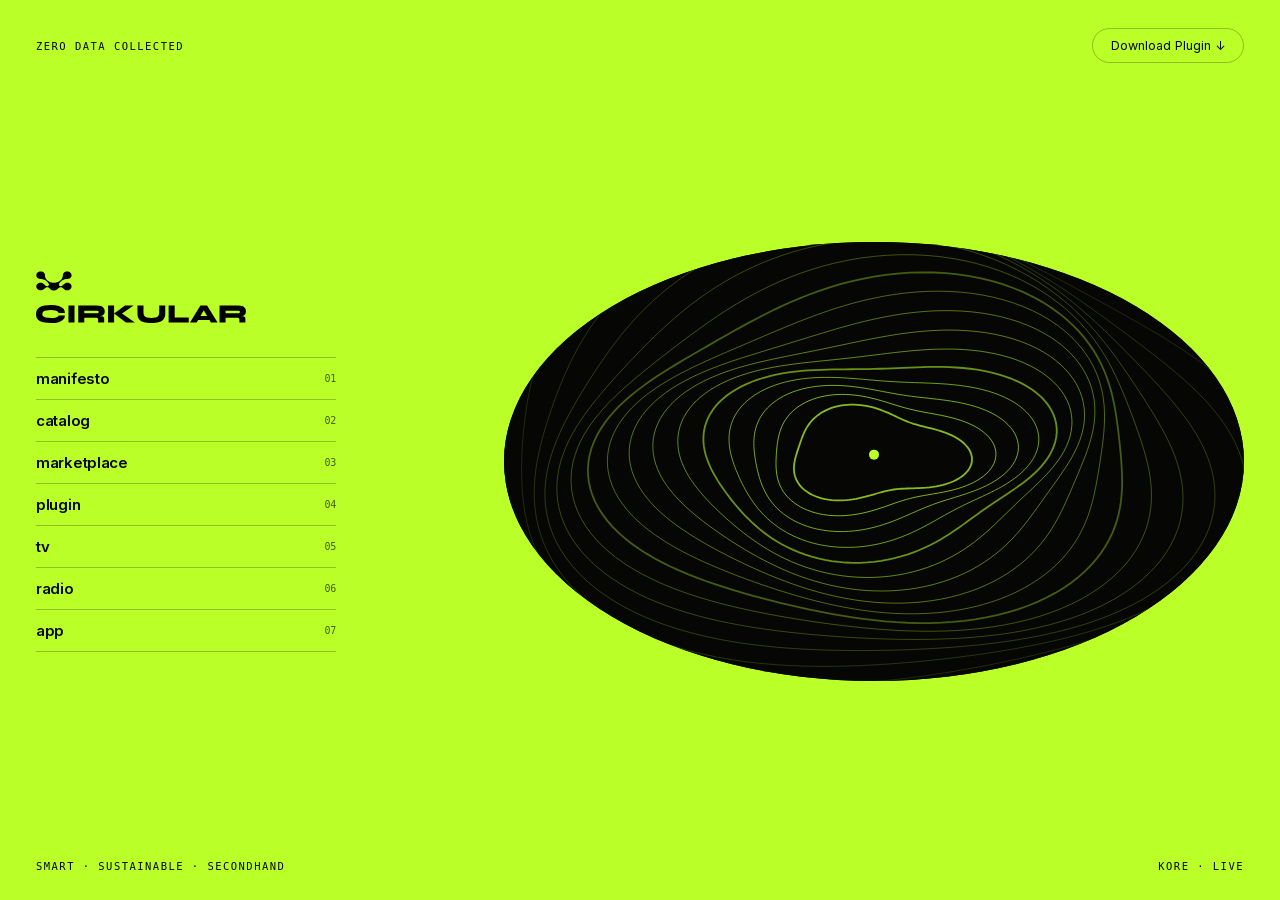
<file: index.html>
<!doctype html>
<html lang="en">
<head>
  <meta charset="utf-8">
  <meta name="viewport" content="width=device-width, initial-scale=1">
  <title>CIRKULAR — Smart · Sustainable · Secondhand</title>
  <link rel="preload" href="./assets/inter.woff2" as="font" type="font/woff2" crossorigin>
  <link rel="preload" href="./media/mark.svg" as="image">
  <link rel="preload" href="./media/wordmark.svg" as="image">
  <link rel="stylesheet" href="./transitions.css">
  <script>
    const vt = sessionStorage.getItem("ck-vt");
    if (vt) {
      document.documentElement.dataset.vt = vt;
      sessionStorage.removeItem("ck-vt");
    }
  </script>
  <style>
    @font-face {
      font-family: "Cirkular Inter";
      src: url("./assets/inter.woff2") format("woff2");
      font-weight: 100 900;
      font-display: block;
    }
    * { box-sizing: border-box; }
    html, body {
      margin: 0;
      width: 100%;
      height: 100%;
      min-height: 100dvh;
      background: #bbff29;
      color: #060705;
      font: 15px/1.4 "Cirkular Inter", -apple-system, BlinkMacSystemFont, sans-serif;
      -webkit-font-smoothing: antialiased;
    }
    body {
      display: grid;
      grid-template-rows: auto 1fr auto;
      padding: 28px 36px;
    }
    .top, .bot {
      display: flex;
      justify-content: space-between;
      align-items: center;
    }
    .meta {
      font: 10.5px ui-monospace, SFMono-Regular, Menlo, monospace;
      letter-spacing: .14em;
      text-transform: uppercase;
    }
    :root { --home-rule: 1px solid rgba(6, 7, 5, .25); }
    .pill {
      background: transparent;
      color: #060705;
      border: var(--home-rule);
      padding: 9px 18px;
      border-radius: 99px;
      font: 400 12.5px "Cirkular Inter", sans-serif;
      text-decoration: none;
      white-space: nowrap;
      transition: background .18s ease, color .18s ease, transform .15s ease;
    }
    .pill:hover {
      background: #060705;
      color: #bbff29;
      transform: translateY(1px);
    }
    .mid {
      display: grid;
      grid-template-columns: 300px 1fr;
      align-items: center;
      gap: 48px;
    }
    .lockup img.mark {
      display: block;
      width: 36px;
      margin-bottom: 14px;
    }
    .lockup img.wm {
      display: block;
      width: 210px;
      margin-bottom: 34px;
    }
    nav {
      display: flex;
      flex-direction: column;
    }
    nav a {
      display: flex;
      justify-content: space-between;
      align-items: center;
      padding: 11px 0;
      border-top: var(--home-rule);
      color: #060705;
      text-decoration: none;
      font: 600 15px "Cirkular Inter", sans-serif;
      letter-spacing: -.02em;
      transition: padding-left .15s ease;
    }
    nav > a:last-child { border-bottom: var(--home-rule); }
    nav a:hover { padding-left: 6px; }
    nav a span.n {
      font: 10px ui-monospace, SFMono-Regular, Menlo, monospace;
      opacity: .65;
    }
    .radio-entry { position: relative; }
    .radio-entry-frame {
      position: absolute;
      inset: 0;
      width: 100%;
      height: 100%;
      border: 0;
    }
    .radio-open .radio-entry-frame {
      position: fixed;
      inset: 0;
      height: 100dvh;
      z-index: 100;
    }
    .radio-open :is(.top, .bot, .oval, .lockup > img, nav > a, .radio-entry > a) {
      visibility: hidden;
    }
    .oval {
      width: 100%;
      max-width: 740px;
      aspect-ratio: 16 / 9.5;
      border-radius: 50%;
      justify-self: end;
      overflow: hidden;
      background: #060705;
    }
    .oval canvas {
      width: 100%;
      height: 100%;
      display: block;
    }
    .footer-mobile-zero { display: none; }
    @media (max-width: 820px) {
      body { padding: 20px; gap: 24px; grid-template-rows: 1fr auto; }
      .top, .pill-arrow, .footer-desktop-tagline { display: none; }
      .footer-mobile-zero { display: inline; }
      .mid { grid-template-columns: 1fr; gap: 28px; }
      .oval { justify-self: center; }
    }
  </style>
</head>
<body>
  <header class="top">
    <span class="meta">Zero data collected</span>
    <a class="pill" href="./cirkular-extension.zip" download>Download Plugin<span class="pill-arrow" aria-hidden="true"> ↓</span></a>
  </header>

  <main class="mid">
    <div class="lockup">
      <img class="mark" src="./media/mark.svg" alt="">
      <img class="wm" src="./media/wordmark.svg" alt="CIRKULAR">
      <nav aria-label="CIRKULAR">
        <a href="./world#manifesto"><span>manifesto</span><span class="n">01</span></a>
        <a href="./world#catalog-intro"><span>catalog</span><span class="n">02</span></a>
        <a href="./marketplace/"><span>marketplace</span><span class="n">03</span></a>
        <a href="./cirkular-plugin/"><span>plugin</span><span class="n">04</span></a>
        <a href="./tv/"><span>tv</span><span class="n">05</span></a>
        <div class="radio-entry">
          <a href="./radio/" id="home-radio"><span>radio</span><span class="n">06</span></a>
        </div>
        <a href="./app/"><span>app</span><span class="n">07</span></a>
      </nav>
    </div>
    <div class="oval">
      <canvas id="halftone" aria-label="Animated dotted halftone circular field"></canvas>
    </div>
  </main>

  <footer class="bot">
    <span class="meta"><span class="footer-desktop-tagline">Smart · Sustainable · Secondhand</span><span class="footer-mobile-zero">Zero data collected</span></span>
    <span class="meta" id="rotating-live">KORE · Live</span>
  </footer>

  <script>
    (() => {
      if (!matchMedia("(pointer: coarse)").matches) return;
      const link = document.getElementById("home-radio");
      const frame = document.createElement("iframe");
      frame.className = "radio-entry-frame";
      frame.title = "CIRKULAR.radio";
      frame.allow = "autoplay";
      frame.hidden = true;
      frame.src = "/radio/?home-player=1";
      const homepageTitle = document.title;
      const setOpen = open => {
        document.documentElement.classList.toggle("radio-open", open);
        document.title = open ? "CIRKULAR.radio" : homepageTitle;
        frame.contentWindow?.cirkularShowHomePlayer?.(open);
      };

      window.cirkularOpenHomeRadio = () => {
        if (!history.state?.homeRadio) history.pushState({homeRadio: true}, "", link.href);
        setOpen(true);
      };
      window.cirkularCloseHomeRadio = () => history.back();
      window.addEventListener("popstate", () => setOpen(Boolean(history.state?.homeRadio)));

      frame.addEventListener("load", () => {
        frame.hidden = !frame.contentWindow?.cirkularShowHomePlayer;
      });
      link.addEventListener("click", event => {
        if (frame.hidden || event.metaKey || event.ctrlKey || event.shiftKey || event.altKey) return;
        event.preventDefault();
        window.cirkularOpenHomeRadio();
      });
      link.after(frame);
    })();
  </script>

  <script>
    (() => {
      const el = document.getElementById("rotating-live");
      if (!el) return;
      const labels = ["KORE · Live", "RADIO · Live", "TV · Live", "ARCHIVE · Live", "LOCAL · Zero Tracking"];
      const prev = parseInt(localStorage.getItem("ck_visit_label_idx") || "-1", 10);
      const next = (Number.isFinite(prev) ? prev + 1 : 0) % labels.length;
      localStorage.setItem("ck_visit_label_idx", String(next));
      el.textContent = labels[next];
    })();
  </script>

  <script>
    (() => {
      const canvas = document.getElementById("halftone");
      const ctx = canvas.getContext("2d");
      const reduce = matchMedia("(prefers-reduced-motion: reduce)");
      let w = 0, h = 0, dpr = Math.min(devicePixelRatio || 1, 2);
      let mx = 0.5, my = 0.45, tx = 0.5, ty = 0.45;
      const impulses = [];
      let lastImpulse = 0;

      function addImpulse(nx, ny, strength = 1) {
        impulses.push({ x: nx, y: ny, radius: 0, amp: 18 * strength, speed: 0.018 });
        if (impulses.length > 8) impulses.shift();
      }

      function resize() {
        const rect = canvas.getBoundingClientRect();
        w = rect.width;
        h = rect.height;
        canvas.width = Math.round(w * dpr);
        canvas.height = Math.round(h * dpr);
        ctx.setTransform(dpr, 0, 0, dpr, 0, 0);
      }

      window.addEventListener("resize", resize);
      window.addEventListener("pointermove", (e) => {
        const rect = canvas.getBoundingClientRect();
        const nx = (e.clientX - rect.left) / (rect.width || 1);
        const ny = (e.clientY - rect.top) / (rect.height || 1);
        tx = Math.max(0.15, Math.min(0.85, nx));
        ty = Math.max(0.15, Math.min(0.85, ny));
        const now = performance.now();
        if (nx >= 0 && nx <= 1 && ny >= 0 && ny <= 1 && now - lastImpulse > 180) {
          lastImpulse = now;
          addImpulse(nx, ny, 0.75);
        }
      });
      canvas.addEventListener("pointerleave", () => {
        addImpulse(mx, my, 1.15);
        tx = 0.5;
        ty = 0.45;
      });
      canvas.addEventListener("pointerdown", (e) => {
        const rect = canvas.getBoundingClientRect();
        addImpulse((e.clientX - rect.left) / rect.width, (e.clientY - rect.top) / rect.height, 1.35);
      });

      resize();

      function draw(now) {
        const t = reduce.matches ? 2.4 : now * 0.00042;
        mx += (tx - mx) * 0.05;
        my += (ty - my) * 0.05;

        for (let k = impulses.length - 1; k >= 0; k--) {
          impulses[k].radius += impulses[k].speed;
          impulses[k].amp *= 0.974;
          if (impulses[k].amp < 0.25) impulses.splice(k, 1);
        }

        ctx.fillStyle = "#060705";
        ctx.fillRect(0, 0, w, h);

        const cx = w * (0.34 + mx * 0.32);
        const cy = h * (0.34 + my * 0.32);

        const rings = 15;
        for (let i = 1; i <= rings; i++) {
          const p = i / rings;
          const baseRx = w * (0.08 + p * 0.44);
          const baseRy = h * (0.08 + p * 0.44);
          ctx.beginPath();
          const segs = 160;
          for (let s = 0; s <= segs; s++) {
            const a = (s / segs) * Math.PI * 2;
            let wobble =
              Math.sin(a * 3 + t * 1.4 + i * 0.45) * (10 + p * 16) +
              Math.cos(a * 2 - t * 0.9 + i * 0.3) * (6 + p * 10);

            const px = cx + Math.cos(a) * baseRx;
            const py = cy + Math.sin(a) * baseRy;
            const pnx = px / (w || 1);
            const pny = py / (h || 1);

            for (let k = 0; k < impulses.length; k++) {
              const imp = impulses[k];
              const dist = Math.hypot(pnx - imp.x, pny - imp.y);
              const wave = Math.exp(-Math.pow((dist - imp.radius) * 4.8, 2));
              wobble += Math.sin((dist - imp.radius) * 8.5) * imp.amp * wave;
            }

            const x = cx + Math.cos(a) * (baseRx + wobble);
            const y = cy + Math.sin(a) * (baseRy + wobble * 0.72);
            if (s === 0) ctx.moveTo(x, y);
            else ctx.lineTo(x, y);
          }
          ctx.closePath();
          const alpha = 0.14 + (1 - p) * 0.62;
          ctx.strokeStyle = `rgba(187, 255, 41, ${alpha.toFixed(3)})`;
          ctx.lineWidth = i === 1 || i === 5 || i === 10 ? 1.8 : 1;
          ctx.stroke();
        }

        ctx.beginPath();
        ctx.arc(cx, cy, 5, 0, Math.PI * 2);
        ctx.fillStyle = "#bbff29";
        ctx.fill();

        if (!reduce.matches) requestAnimationFrame(draw);
      }

      requestAnimationFrame(draw);
    })();
  </script>
</body>
</html>
</file>
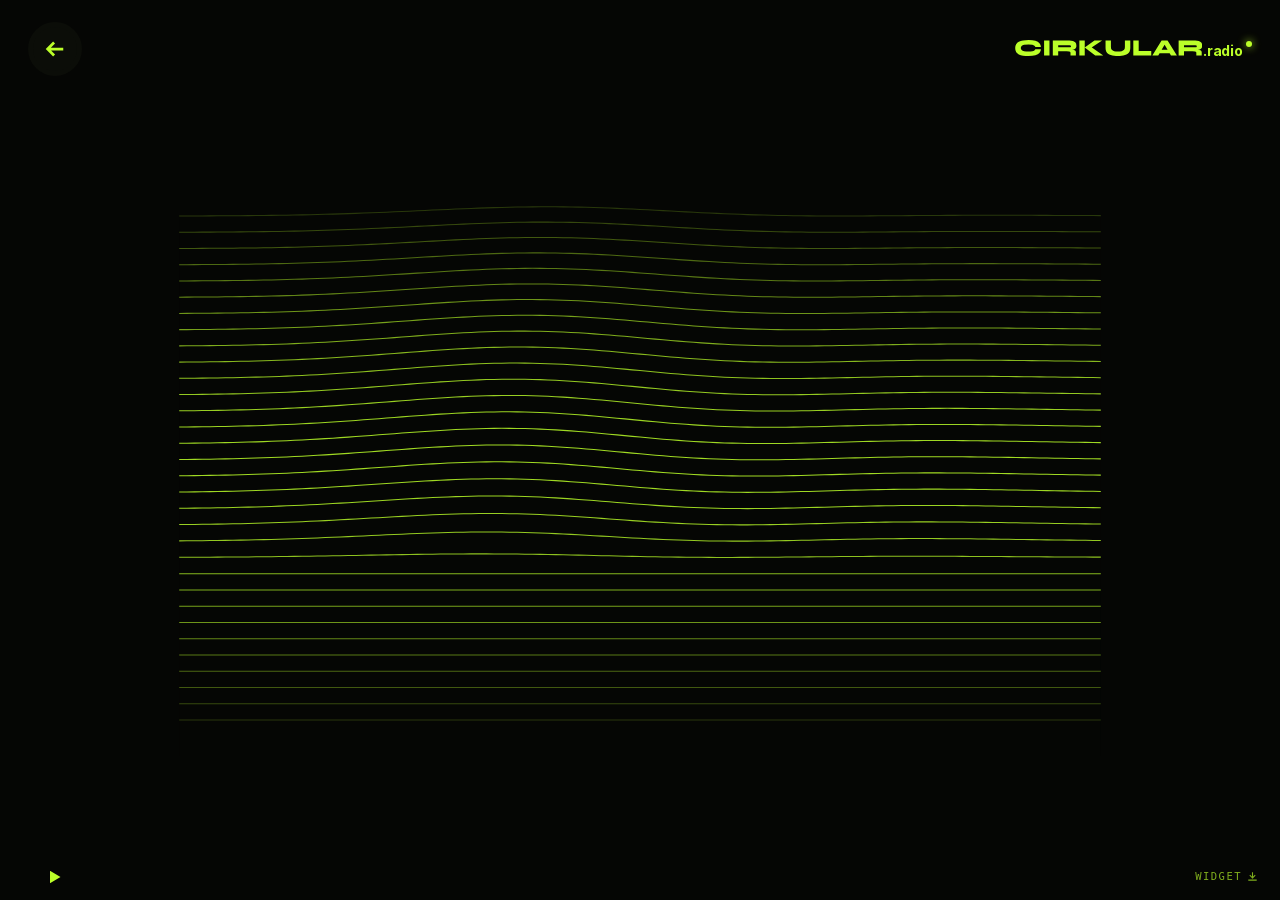
<file: radio/index.html>
<!doctype html>
<html lang="en">
<head>
  <meta charset="utf-8">
  <meta name="viewport" content="width=device-width, initial-scale=1, viewport-fit=cover">
  <meta name="theme-color" content="#050604">
  <title>CIRKULAR.radio</title>
  <link rel="preload" href="../assets/inter.woff2" as="font" type="font/woff2" crossorigin>
  <link rel="stylesheet" href="../cirkular-back-arrow.css">
  <link rel="stylesheet" href="../transitions.css">
  <style>
    @font-face {
      font-family: "Cirkular Inter";
      src: url("../assets/inter.woff2") format("woff2");
      font-weight: 100 900;
      font-display: block;
    }

    :root {
      --bg: #050604;
      --lime: #bbff29;
    }

    * { box-sizing: border-box; }

    html, body {
      margin: 0;
      width: 100%;
      height: 100%;
      min-height: 100dvh;
      background: var(--bg);
      color: var(--lime);
      -webkit-font-smoothing: antialiased;
      overflow: hidden;
      user-select: none;
    }

    :root { --radio-page-gutter: 28px; }

    .home-player:not(.home-player-open),
    .home-player:not(.home-player-open) body { background: transparent; }
    .home-player:not(.home-player-open) body > :not(#home-radio-entry) { visibility: hidden; }
    #home-radio-entry { display: none; }
    .home-player:not(.home-player-open) #home-radio-entry {
      display: block;
      position: fixed;
      inset: 0;
      width: 100%;
      border: 0;
      background: transparent;
    }

    .top-bar {
      position: fixed;
      top: 0;
      left: 0;
      right: 0;
      display: flex;
      align-items: center;
      justify-content: space-between;
      padding: 22px var(--radio-page-gutter);
      z-index: 20;
      pointer-events: none;
    }

    .top-bar a { pointer-events: auto; }
    .radio-embedded .top-bar {
      justify-content: flex-end !important;
      height: 46px;
      padding: 0 22px;
      background: var(--bg);
      border-bottom: 1px solid rgba(187, 255, 41, .28);
    }
    .radio-embedded .back-arrow,
    .radio-embedded .radio-get-app { display: none !important; }
    .radio-get-app {
      position: fixed;
      right: 22px;
      bottom: 18px;
      z-index: 20;
      font: 500 10.5px/1 ui-monospace, SFMono-Regular, Menlo, monospace;
      letter-spacing: .14em;
      text-transform: uppercase;
      color: rgba(187, 255, 41, .68);
      text-decoration: none;
      transition: color .15s ease;
    }
    .radio-get-app:hover { color: #bbff29; }

    .brand-lockup {
      display: inline-flex;
      align-items: baseline;
      gap: 1px;
      text-decoration: none;
      color: var(--lime);
    }

    .brand-lockup .wordmark-mask {
      display: block;
      height: 16px;
      aspect-ratio: 1283 / 110;
      background: var(--lime);
      -webkit-mask: url("../media/wordmark.svg") left center / contain no-repeat;
      mask: url("../media/wordmark.svg") left center / contain no-repeat;
    }

    .radio-dot-wrap {
      position: relative;
      display: inline-flex;
      align-items: baseline;
    }

    .brand-lockup .radio-dot {
      font: 700 14px/1 "Cirkular Inter", sans-serif;
      letter-spacing: -0.01em;
      text-transform: lowercase;
      color: var(--lime);
    }

    /* Superscript blinking live dot ("to the power of" radio) */
    .live-dot {
      display: inline-block;
      width: 6px;
      height: 6px;
      border-radius: 50%;
      background: var(--lime);
      box-shadow: 0 0 8px var(--lime);
      margin-left: 3px;
      transform: translateY(-9px);
      animation: blink 1.4s ease-in-out infinite;
    }

    @keyframes blink {
      0%, 100% { opacity: 1; }
      50% { opacity: 0.15; }
    }

    #waves {
      position: fixed;
      inset: 0;
      width: 100%;
      height: 100%;
      display: block;
      cursor: pointer;
    }

    .app-embedded #waves,
    .mac-widget #waves {
      cursor: default;
      touch-action: none;
    }

    .radio-playback {
      position: fixed;
      z-index: 1;
      bottom: max(18px, env(safe-area-inset-bottom));
      left: 50%;
      transform: translateX(-50%);
      width: 44px;
      height: 44px;
      display: none;
      place-items: center;
      border: 0;
      padding: 0;
      background: transparent;
      color: var(--lime);
      cursor: pointer;
    }

    .app-embedded .radio-playback,
    .mac-widget .radio-playback,
    .portfolio-embedded .radio-playback { display: grid; }

    html:not(.radio-embedded, .mac-widget) .radio-playback {
      display: grid;
      left: max(calc(var(--radio-page-gutter) + 5px), env(safe-area-inset-left));
      bottom: max(1px, env(safe-area-inset-bottom));
      transform: none;
    }

    .radio-playback::before {
      content: "";
      width: 11px;
      height: 13px;
      background: currentColor;
      clip-path: polygon(0 0, 100% 50%, 0 100%);
      filter: drop-shadow(0 0 2px #050604);
    }

    .radio-playback[data-playing]::before {
      width: 10px;
      clip-path: none;
      background: linear-gradient(to right, currentColor 0 3px, transparent 3px 7px, currentColor 7px);
    }

    @media (max-width: 640px) {
      :root { --radio-page-gutter: 16px; }
      .top-bar { padding: 14px var(--radio-page-gutter); }
    }
    html.app-embedded .top-bar,
    html.mac-widget .top-bar,
    html.portfolio-embedded .top-bar { justify-content: center !important; }
  </style>
  <script>
    (() => {
      const embed = new URLSearchParams(location.search);
      let embedded = embed.has("embed");
      if (embed.get("embed") === "app") document.documentElement.classList.add("app-embedded");
      if (window.webkit?.messageHandlers?.haptic) document.documentElement.classList.add("mac-widget");
      try {
        if (window.self !== window.top) {
          const homePlayer = embed.get("home-player") === "1"
            && typeof window.parent.cirkularOpenHomeRadio === "function";
          if (homePlayer) document.documentElement.classList.add("home-player");
          else embedded = true;
        }
      } catch { embedded = true; }
      if (embedded) document.documentElement.classList.add("radio-embedded");
      if (window.self !== window.top && document.referrer &&
          new URL(document.referrer).origin === "https://prnce.pages.dev") {
        document.documentElement.classList.add("portfolio-embedded");
      }
    })();
  </script>
  <link rel="stylesheet" href="/assets/portfolio-cursor.css">
</head>
<body>
  <button id="home-radio-entry" type="button" aria-label="Open CIRKULAR.radio"></button>
  <header class="top-bar">
    <a class="back-arrow" href="../" aria-label="Back to Cirkular home">
      <svg width="22" height="22" viewBox="0 0 24 24" fill="none" aria-hidden="true"><path d="M21 12H4M11 5L4 12l7 7" stroke="currentColor" stroke-width="3" stroke-linejoin="miter"/></svg>
    </a>
    <a class="brand-lockup" href="../" aria-label="CIRKULAR Radio">
      <span class="wordmark-mask" role="img" aria-label="CIRKULAR"></span>
      <span class="radio-dot-wrap">
        <span class="radio-dot">.radio</span>
        <span class="live-dot" aria-hidden="true"></span>
      </span>
    </a>
  </header>

  <script>
    if (document.documentElement.classList.contains("radio-embedded")) {
      document.querySelector(".brand-lockup").removeAttribute("href");
    }
  </script>

  <canvas id="waves" aria-label="CIRKULAR live acoustic architecture"></canvas>
  <button class="radio-playback" id="radio-playback" type="button" aria-label="Play radio"></button>
  <a class="radio-get-app" id="btn-radio-app" href="../cirkular-mac.zip" download style="display:inline-flex;align-items:center;gap:5px;"><span id="btn-radio-app-label">WIDGET</span><svg width="11" height="11" viewBox="0 0 24 24" fill="none" stroke="currentColor" stroke-width="2.4" stroke-linecap="square" aria-hidden="true"><path d="M12 4v11m0 0l-5-5m5 5l5-5M4 20h16"/></svg></a>

  <script>
    (() => {
      let isPlaying = false;
      let pendingStart = null;
      const stations = ["drone", "dub", "punk", "jazz"];
      let station = null;
      let lastStation = null;
      try { lastStation = localStorage.getItem("ck_radio_station"); } catch {}
      let audioEl = null;
      let ctx = null;
      let analyser = null;
      let freqData;
      let timeData;
      let binHz;
      const LINES = 32;
      const BINS = 64;
      const history = Array.from({ length: LINES }, () => new Float32Array(BINS));
      const accents = new Float32Array(LINES);
      let bass = 0, mids = 0, highs = 0;
      let avgBass = 0, avgVolume = 0;
      let beatPulse = 0;
      let phase = 0;
      let lastSlice = 0;
      let output = null;
      const appEmbedded = document.documentElement.classList.contains("app-embedded");
      const portfolioEmbedded = document.documentElement.classList.contains("portfolio-embedded");
      const compact = appEmbedded || document.documentElement.classList.contains("mac-widget");
      const playback = document.getElementById("radio-playback");
      let muted = appEmbedded || portfolioEmbedded;
      let portfolioMuteRequested = false;
      const embedded = document.documentElement.classList.contains("radio-embedded");

      function updateOutput() {
        if (output) output.gain.value = !isPlaying || (embedded && muted) ? 0 : 1;
      }

      const mobileAppAudio = appEmbedded && matchMedia("(pointer: coarse)").matches;
      let pausedByUser = false;
      if (mobileAppAudio) {
        window.cirkularSetActive = (active, retune) => {
          muted = !active;
          if (active && retune) {
            tuneNextVisit();
            return;
          }
          updateOutput();
          if (!active || pausedByUser) return;
          if (ctx?.state === "suspended") ctx.resume().catch(() => {});
          if (!isPlaying && !pendingStart) startStream();
        };
      } else if (appEmbedded) {
        window.cirkularRetune = tuneNextVisit;
        let visible = false;
        const syncVisibility = () => {
          muted = !visible || document.hidden;
          updateOutput();
        };
        const observer = new IntersectionObserver(([entry]) => {
          visible = entry.intersectionRatio >= 0.5;
          syncVisibility();
        }, { threshold: 0.5 });
        observer.observe(document.documentElement);
        document.addEventListener("visibilitychange", syncVisibility);
      } else if (embedded) {
        const forceMute = () => {
          if (!muted) {
            muted = true;
            updateOutput();
            try { window.parent.postMessage({ type: "cirkular-radio-muted", muted: true }, "*"); } catch {}
          }
        };

        window.addEventListener("message", event => {
          if (event.source !== window.parent || event.origin !== "https://prnce.pages.dev") return;
          if (event.data?.type !== "cirkular-radio-mute" || typeof event.data.muted !== "boolean") return;
          if (portfolioEmbedded) {
            portfolioMuteRequested = event.data.muted;
            if (!isPlaying && !pendingStart) return;
          }
          muted = event.data.muted;
          updateOutput();
        });

        // Auto-mute when scrolled out of view and stay muted until user re-engages unmute
        if ("IntersectionObserver" in window) {
          const io = new IntersectionObserver(([entry]) => {
            if (!entry.isIntersecting) forceMute();
          }, { threshold: 0.05 });
          io.observe(document.documentElement);
        }
        document.addEventListener("visibilitychange", () => {
          if (document.hidden) forceMute();
        });
      }

      function createCavernImpulse(audioCtx, duration = 4.2, decay = 2.8) {
        const rate = audioCtx.sampleRate;
        const length = Math.floor(rate * duration);
        const impulse = audioCtx.createBuffer(2, length, rate);
        for (let ch = 0; ch < 2; ch++) {
          const data = impulse.getChannelData(ch);
          let lp = 0;
          for (let i = 0; i < length; i++) {
            const t = i / length;
            const env = Math.pow(1 - t, decay) * (1 - Math.exp(-i / (rate * 0.025)));
            lp = lp * 0.72 + (Math.random() * 2 - 1) * 0.28;
            data[i] = lp * env;
          }
        }
        return impulse;
      }

      function setupMediaSession() {
        if (!navigator.mediaSession || !window.MediaMetadata) return;
        navigator.mediaSession.metadata = new MediaMetadata({
          title: "CIRKULAR.radio",
          artwork: [{ src: new URL("/app/icon-512.png", location.origin).href, sizes: "512x512", type: "image/png" }]
        });
        navigator.mediaSession.setActionHandler("play", () => {
          pausedByUser = false;
          startStream();
        });
        navigator.mediaSession.setActionHandler("pause", pauseStream);
      }

      function initAudio() {
        if (ctx) return;
        const AudioCtx = window.AudioContext || window.webkitAudioContext;
        ctx = new AudioCtx();
        audioEl = new Audio();
        audioEl.crossOrigin = "anonymous";
        audioEl.preload = "none";
        for (const event of ["ended", "error"]) {
          audioEl.addEventListener(event, () => {
            if (isPlaying && (audioEl.ended || audioEl.error)) setPlaying(false);
          });
        }

        const src = ctx.createMediaElementSource(audioEl);
        const filter = ctx.createBiquadFilter();
        filter.type = "lowpass";
        filter.frequency.value = 9500;

        // 68ms pre-delay + air-absorption lowpass + heavy wet mix = massive, gargantuan hall/cavern
        const preDelay = ctx.createDelay(0.5);
        preDelay.delayTime.value = 0.068;

        const wetFilter = ctx.createBiquadFilter();
        wetFilter.type = "lowpass";
        wetFilter.frequency.value = 2800;

        const conv = ctx.createConvolver();
        conv.buffer = createCavernImpulse(ctx, 6.2, 2.2);

        const dry = ctx.createGain();
        const wet = ctx.createGain();
        dry.gain.value = 0.28;
        wet.gain.value = 0.92;

        analyser = ctx.createAnalyser();
        analyser.fftSize = 2048;
        analyser.smoothingTimeConstant = 0.55;
        binHz = ctx.sampleRate / analyser.fftSize;
        freqData = new Uint8Array(analyser.frequencyBinCount);
        timeData = new Float32Array(analyser.fftSize);

        src.connect(analyser);
        analyser.connect(filter);
        filter.connect(dry);
        filter.connect(preDelay);
        preDelay.connect(conv);
        conv.connect(wetFilter);
        wetFilter.connect(wet);
        output = ctx.createGain();
        updateOutput();
        dry.connect(output);
        wet.connect(output);
        output.connect(ctx.destination);
        setupMediaSession();
      }

      function syncPlaybackButton() {
        const wantsPlayback = isPlaying || pendingStart !== null;
        playback.toggleAttribute("data-playing", wantsPlayback);
        playback.setAttribute("aria-label", wantsPlayback ? "Pause radio" : "Play radio");
      }

      function setPlaying(playing) {
        isPlaying = playing;
        if (navigator.mediaSession) navigator.mediaSession.playbackState = playing ? "playing" : "paused";
        syncPlaybackButton();
        updateOutput();
      }

      function selectStation() {
        // Read again in case another player on this origin just tuned in.
        try { lastStation = localStorage.getItem("ck_radio_station") || lastStation; } catch {}
        const previous = stations.indexOf(lastStation);
        const next = previous < 0 ? Math.floor(Math.random() * stations.length) : (previous + 1) % stations.length;
        lastStation = stations[next];
        try { localStorage.setItem("ck_radio_station", lastStation); } catch {}
        return lastStation;
      }

      function tuneNextVisit() {
        pauseStream();
        pausedByUser = false;
        station = null;
        startStream();
      }

      async function startStream() {
        if (pendingStart || isPlaying) return;
        const attempt = {};
        pendingStart = attempt;
        syncPlaybackButton();
        try {
          initAudio();
          if (!station || !audioEl.hasAttribute("src") || audioEl.error || audioEl.ended) {
            station ||= selectStation();
            audioEl.src = `/api/radio?ch=${station}&t=${Date.now()}`;
          }
          const resume = ctx.state === "running" ? undefined : ctx.resume();
          await Promise.all([audioEl.play(), resume]);
          if (pendingStart === attempt) setPlaying(true);
        } catch {
          if (pendingStart === attempt) {
            audioEl?.pause();
            setPlaying(false);
          }
        } finally {
          if (pendingStart === attempt) {
            pendingStart = null;
            syncPlaybackButton();
          }
        }
      }

      function togglePlay() {
        if (!isPlaying && !pendingStart) {
          pausedByUser = false;
          if (portfolioEmbedded) muted = portfolioMuteRequested;
          startStream();
          return;
        }
        pauseStream();
      }

      function pauseStream() {
        pausedByUser = true;
        pendingStart = null;
        setPlaying(false);
        audioEl?.pause();
      }

      const canvas = document.getElementById("waves");
      const c = canvas.getContext("2d");
      const dpr = Math.min(window.devicePixelRatio || 1, 2);
      if (!compact && embedded) canvas.addEventListener("click", togglePlay);
      playback.addEventListener("click", togglePlay);
      window.addEventListener("keydown", (e) => {
        if (e.code === "Space" && e.target !== playback) { e.preventDefault(); togglePlay(); }
      });

      const homePlayer = document.documentElement.classList.contains("home-player");
      if (homePlayer) {
        window.cirkularShowHomePlayer = open => {
          document.documentElement.classList.toggle("home-player-open", open);
          if (open) {
            pausedByUser = false;
            startStream();
          } else {
            pauseStream();
            station = null;
          }
        };
        document.getElementById("home-radio-entry").addEventListener("click", () => {
          // Start inside the trusted tap handler in the same document as the audio.
          pausedByUser = false;
          startStream();
          window.parent.cirkularOpenHomeRadio();
        });
        for (const link of document.querySelectorAll(".back-arrow, .brand-lockup")) {
          link.addEventListener("click", event => {
            if (event.metaKey || event.ctrlKey || event.shiftKey || event.altKey) return;
            event.preventDefault();
            window.parent.cirkularCloseHomeRadio();
          });
        }
        document.getElementById("btn-radio-app").target = "_top";
      } else if (mobileAppAudio) initAudio();
      else if (!portfolioEmbedded) startStream();
      if (!homePlayer && !appEmbedded && !portfolioEmbedded) {
        window.addEventListener("pageshow", event => {
          if (event.persisted) tuneNextVisit();
        });
      }
      if (/iPhone|iPad|iPod|Android/i.test(navigator.userAgent)) {
        const a = document.getElementById("btn-radio-app");
        const lbl = document.getElementById("btn-radio-app-label");
        if (a) { a.href = "../app/"; a.removeAttribute("download"); }
        if (lbl) lbl.textContent = "GET APP";
      }

      let w = 0, h = 0;
      let mx = 0.5, my = 0.5, tx = 0.5, ty = 0.5;
      let pointerActive = false;
      let warpStrength = 0;

      function resize() {
        w = window.innerWidth;
        h = window.innerHeight;
        canvas.width = Math.round(w * dpr);
        canvas.height = Math.round(h * dpr);
        c.setTransform(dpr, 0, 0, dpr, 0, 0);
      }

      window.addEventListener("resize", resize);
      function trackPointer(event) {
        tx = event.clientX / (w || 1);
        ty = event.clientY / (h || 1);
        pointerActive = true;
      }

      canvas.addEventListener("pointermove", event => {
        if (event.isPrimary) trackPointer(event);
      });
      canvas.addEventListener("pointerdown", event => {
        if (!event.isPrimary) return;
        trackPointer(event);
        mx = tx;
        my = ty;
        warpStrength = Math.max(warpStrength, 0.7);
      });
      canvas.addEventListener("pointerleave", () => { pointerActive = false; });
      canvas.addEventListener("pointercancel", () => { pointerActive = false; });
      canvas.addEventListener("pointerup", event => {
        if (event.isPrimary && event.pointerType !== "mouse") pointerActive = false;
      });
      resize();

      function bandEnergy(low, high) {
        const first = Math.ceil(low / binHz);
        const end = Math.min(freqData.length, Math.ceil(high / binHz));
        let sum = 0;
        for (let i = first; i < end; i++) sum += (freqData[i] / 255) ** 2;
        return Math.sqrt(sum / Math.max(1, end - first));
      }

      function writeWaveSlice(now) {
        const t = now * 0.00075;
        const dt = Math.min(0.1, (now - lastSlice) / 1000);
        const prev = history[0];
        const slice = history.pop();
        const cap = value => Math.max(0, Math.min(1, value));
        let volume = 0;
        let low = 0, mid = 0, high = 0;

        if (analyser && isPlaying) {
          analyser.getByteFrequencyData(freqData);
          analyser.getFloatTimeDomainData(timeData);
          for (const sample of timeData) volume += sample * sample;
          volume = Math.sqrt(volume / timeData.length);
          low = bandEnergy(35, 180);
          mid = bandEnergy(180, 1400);
          high = bandEnergy(1400, 6000);
        }

        const live = volume > 0.002;
        avgVolume += (volume - avgVolume) * (1 - Math.exp(-dt / 1.4));
        bass += (low - bass) * (1 - Math.exp(-dt / (low > bass ? 0.075 : 0.26)));
        mids += (mid - mids) * (1 - Math.exp(-dt / 0.15));
        highs += (high - highs) * (1 - Math.exp(-dt / 0.12));
        avgBass += (bass - avgBass) * (1 - Math.exp(-dt / 0.8));

        const attack = live ? cap((bass - avgBass - 0.025) * 5) : 0;
        beatPulse = Math.max(attack, beatPulse * Math.exp(-dt / 0.29));
        const dynamics = live ? cap(volume / Math.max(avgVolume * 1.65, 0.06)) : 0;
        phase += dt * (0.8 + mids * 1.8 + beatPulse * 1.25);

        const blend = 1 - Math.exp(-dt / 0.12);
        for (let b = 0; b < BINS; b++) {
          const u = b / (BINS - 1);
          const idle = compact
            ? 0.12 * Math.sin(u * 8 - t * 2.7) + 0.06 * Math.sin(u * 15 + t * 1.9)
            : (Math.sin(u * 8 - t * 1.2) * 0.5 + 0.5) * 0.20;
          const swell = (0.35 + 0.65 * Math.sin(u * 7.4 - phase) ** 2)
            * (bass * 0.56 + beatPulse * 0.38);
          const ripple = Math.sin(u * 16 + phase * 1.45) * mids * 0.28;
          const detail = Math.sin(u * 30 - phase * 2.1) * highs * 0.12;
          const target = idle + dynamics * (swell + ripple + detail);
          slice[b] = prev[b] + (target - prev[b]) * blend;
        }
        history.unshift(slice);
        accents.copyWithin(1, 0, LINES - 1);
        accents[0] = beatPulse * dynamics;
        lastSlice = now;
      }

      function draw(now) {
        mx += (tx - mx) * 0.1;
        my += (ty - my) * 0.1;
        warpStrength += ((pointerActive ? 1 : 0) - warpStrength) * 0.08;

        if (now - lastSlice >= 40) writeWaveSlice(now);

        c.fillStyle = "#050604";
        c.fillRect(0, 0, w, h);

        const lines = LINES;
        const padX = w * 0.14;
        const spanW = w - padX * 2;
        const topY = h * 0.24;
        const botY = h * 0.80;
        const stepY = (botY - topY) / (lines - 1);
        const waveHeight = compact
          ? Math.min(w * 0.28, h * 0.20, 106)
          : Math.min(w * 0.20, h * 0.12, 106);
        const segs = 120;
        const mxPx = mx * w;
        const myPx = my * h;
        const warpRadius = Math.min(w, h) * 0.16;

        function computePoint(i, rowNorm, baseY, s) {
          const u = s / segs;
          let x = padX + u * spanW;

          // Center envelope keeps the iconic pulsar silhouette while letting real audio define the peaks
          const centerDist = (u - (0.46 + mx * 0.08)) / 0.28;
          const env = Math.exp(-centerDist * centerDist);

          const row = history[i];
          const bf = u * (BINS - 1);
          const b0 = Math.floor(bf);
          const b1 = Math.min(BINS - 1, b0 + 1);
          const frac = bf - b0;
          const liveVal = row[b0] * (1 - frac) + row[b1] * frac;

          const rowWeight = 0.55 + Math.sin(rowNorm * Math.PI) * 0.65;
          let y = baseY - env * liveVal * rowWeight * waveHeight;

          // Tactile warp field: lines smoothly bend and part around cursor / touch
          if (warpStrength > 0.005) {
            const dx = x - mxPx;
            const dy = y - myPx;
            const dist = Math.hypot(dx, dy);
            const falloff = Math.exp(-(dist * dist) / (warpRadius * warpRadius));
            const pushY = (dy >= 0 ? 1 : -1) * falloff * 52 * warpStrength;
            const pushX = (dx / (dist + 24)) * falloff * 18 * warpStrength;
            x += pushX;
            y += pushY;
          }

          return [x, y];
        }

        for (let i = 0; i < lines; i++) {
          const rowNorm = i / (lines - 1);
          const baseY = topY + i * stepY;
          const depth = Math.sin(rowNorm * Math.PI);
          const depthAlpha = 0.20 + depth * (0.65 + accents[i] * 0.15);

          const pts = new Array(segs + 1);
          for (let s = 0; s <= segs; s++) {
            pts[s] = computePoint(i, rowNorm, baseY, s);
          }

          c.beginPath();
          for (let s = 0; s <= segs; s++) {
            if (s === 0) c.moveTo(pts[s][0], pts[s][1]);
            else c.lineTo(pts[s][0], pts[s][1]);
          }
          c.lineTo(padX + spanW, baseY + 36);
          c.lineTo(padX, baseY + 36);
          c.closePath();
          c.fillStyle = "#050604";
          c.fill();

          c.beginPath();
          for (let s = 0; s <= segs; s++) {
            if (s === 0) c.moveTo(pts[s][0], pts[s][1]);
            else c.lineTo(pts[s][0], pts[s][1]);
          }
          c.strokeStyle = `rgba(187, 255, 41, ${depthAlpha})`;
          c.lineWidth = 1.05 + accents[i] * 0.45;
          c.stroke();
        }

        requestAnimationFrame(draw);
      }

      requestAnimationFrame(draw);
    })();
  </script>
</body>
</html>
</file>
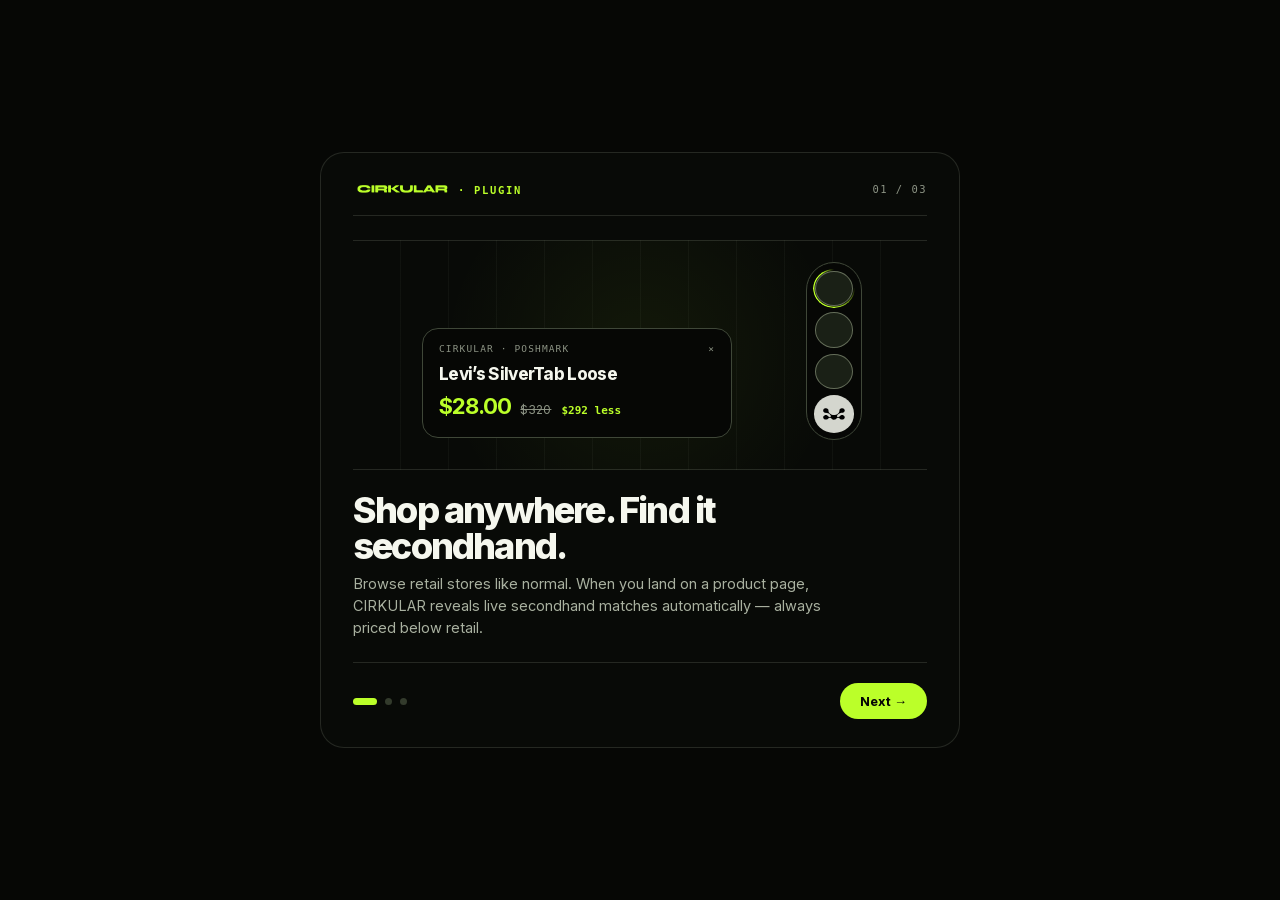
<file: onboarding.html>
<!doctype html>
<html lang="en">
<head>
  <meta charset="utf-8">
  <meta name="viewport" content="width=device-width, initial-scale=1">
  <title>CIRKULAR PLUGIN</title>
  <style>
    @font-face {
      font-family: "Cirkular Inter";
      src: url("./assets/inter.woff2") format("woff2");
      font-weight: 100 900;
      font-display: swap;
    }

    :root {
      --lime: #bbff29;
      --stone: #d4d6ce;
      --black: #060705;
      --ink: #f5f7ee;
      --muted: #8c9384;
      --rule: #747b6d44;
    }

    * { box-sizing: border-box; }

    html, body {
      margin: 0;
      width: 100%;
      height: 100%;
      min-height: 100vh;
      background: var(--black);
      color: var(--ink);
      font: 15px/1.45 "Cirkular Inter", -apple-system, BlinkMacSystemFont, sans-serif;
      -webkit-font-smoothing: antialiased;
    }

    body {
      display: grid;
      place-items: center;
      padding: 24px;
    }

    .frame {
      width: min(640px, 100%);
      border: 1px solid var(--rule);
      border-radius: 24px;
      padding: 28px 32px;
      background: #080a07;
      display: flex;
      flex-direction: column;
      gap: 24px;
    }

    .header {
      display: flex;
      align-items: center;
      justify-content: space-between;
      padding-bottom: 18px;
      border-bottom: 1px solid var(--rule);
    }

    .brand {
      display: flex;
      align-items: center;
      gap: 9px;
    }

    .wordmark-mask {
      display: block;
      width: 96px;
      height: 16px;
      background: var(--lime);
      -webkit-mask: url("./assets/wordmark.png") left center / contain no-repeat;
      mask: url("./assets/wordmark.png") left center / contain no-repeat;
    }

    .brand-sub {
      font: 700 10.5px ui-monospace, SFMono-Regular, Menlo, monospace;
      letter-spacing: .16em;
      text-transform: uppercase;
      color: var(--lime);
      transform: translateY(1px);
    }

    .step-counter {
      font: 10.5px ui-monospace, SFMono-Regular, Menlo, monospace;
      letter-spacing: .14em;
      text-transform: uppercase;
      color: var(--muted);
    }

    .slide {
      display: none;
      flex-direction: column;
      gap: 22px;
      min-height: 390px;
      animation: fadeUp .28s ease-out both;
    }

    .slide.active { display: flex; }

    @keyframes fadeUp {
      from { opacity: 0; transform: translateY(6px); }
      to { opacity: 1; transform: translateY(0); }
    }

    /* Visualizer stage — architectural hairline canvas, no boxy slop */
    .viz {
      height: 230px;
      border-top: 1px solid var(--rule);
      border-bottom: 1px solid var(--rule);
      position: relative;
      display: grid;
      place-items: center;
      overflow: hidden;
      background:
        radial-gradient(circle at 50% 50%, rgba(187, 255, 41, .06), transparent 64%),
        repeating-linear-gradient(90deg, transparent 0 47px, rgba(116, 123, 109, .08) 47px 48px);
    }

    h1 {
      margin: 0;
      font-size: clamp(28px, 4.2vw, 36px);
      font-weight: 800;
      letter-spacing: -.05em;
      line-height: 1.02;
    }

    .lead {
      margin: 8px 0 0;
      font-size: 14.5px;
      line-height: 1.5;
      color: #a9b1a0;
      max-width: 52ch;
    }

    /* === VIZ 1: Live Animated CIRKULAR Rail Sequence === */
    .viz-rail-scene {
      width: 100%;
      max-width: 460px;
      height: 186px;
      position: relative;
      display: flex;
      align-items: flex-end;
      justify-content: flex-end;
      padding: 8px;
    }

    .viz-card {
      position: absolute;
      left: 12px;
      bottom: 10px;
      width: 310px;
      padding: 14px 16px;
      background: var(--black);
      border: 1px solid #3f4738;
      border-radius: 16px;
      animation: viz-card-loop 4.8s ease-in-out infinite;
    }

    .viz-card-meta {
      font: 9.5px ui-monospace, SFMono-Regular, Menlo, monospace;
      letter-spacing: .12em;
      text-transform: uppercase;
      color: var(--muted);
      display: flex;
      justify-content: space-between;
      margin-bottom: 8px;
    }

    .viz-card-title {
      font-size: 17px;
      font-weight: 750;
      letter-spacing: -.04em;
      margin: 0 0 4px;
    }

    .viz-card-price {
      display: flex;
      align-items: baseline;
      gap: 10px;
    }

    .viz-card-price strong {
      font-size: 22px;
      letter-spacing: -.05em;
      color: var(--lime);
    }

    .viz-card-price s {
      font-size: 12px;
      color: var(--muted);
    }

    .viz-card-price span {
      font: 700 11px ui-monospace, monospace;
      color: var(--lime);
    }

    .viz-rail {
      width: 56px;
      height: 176px;
      padding: 7px;
      position: relative;
      display: flex;
      flex-direction: column;
      justify-content: flex-end;
      align-items: center;
      gap: 6px;
      isolation: isolate;
    }

    .viz-rail::before {
      content: "";
      position: absolute;
      inset: auto 0 0 0;
      height: 100%;
      background: var(--black);
      border: 1px solid #3f4738;
      border-radius: 32px;
      z-index: -1;
      animation: viz-rail-rise 4.8s cubic-bezier(.2, .72, .3, 1) infinite;
    }

    .viz-thumb {
      width: 38px;
      height: 38px;
      border-radius: 50%;
      background: #1a2016;
      border: 1px solid #636c58;
      position: relative;
      animation: viz-thumb-pop 4.8s cubic-bezier(.2, .72, .3, 1) infinite;
    }

    .viz-thumb.t1 { animation-delay: .18s; }
    .viz-thumb.t2 { animation-delay: .09s; }
    .viz-thumb.t3 { animation-delay: 0s; }

    .viz-thumb.t1::after {
      content: "";
      position: absolute;
      inset: -3px;
      border-radius: 50%;
      background: conic-gradient(transparent 0 24%, var(--lime) 50% 89%, transparent 100%);
      -webkit-mask: radial-gradient(farthest-side, transparent calc(100% - 2px), #000 calc(100% - 1px));
      mask: radial-gradient(farthest-side, transparent calc(100% - 2px), #000 calc(100% - 1px));
      animation: spin 1.65s linear infinite;
    }

    .viz-grade-dot {
      width: 40px;
      height: 40px;
      border-radius: 50%;
      background: var(--stone);
      color: var(--black);
      display: grid;
      place-items: center;
      font-weight: 800;
      font-size: 22px;
      animation: viz-c-pop 4.8s ease-out infinite;
    }

    @keyframes viz-c-pop {
      0%, 6% { transform: scale(.65); opacity: 0; }
      14%, 92% { transform: scale(1); opacity: 1; }
      100% { transform: scale(.85); opacity: 0; }
    }

    @keyframes viz-rail-rise {
      0%, 14% { height: 40px; opacity: 0; }
      28%, 92% { height: 100%; opacity: 1; }
      100% { height: 40px; opacity: 0; }
    }

    @keyframes viz-thumb-pop {
      0%, 24% { transform: translateY(12px) scale(.7); opacity: 0; }
      34%, 92% { transform: translateY(0) scale(1); opacity: 1; }
      100% { transform: translateY(8px) scale(.7); opacity: 0; }
    }

    @keyframes viz-card-loop {
      0%, 36% { transform: translateX(14px); opacity: 0; }
      46%, 90% { transform: translateX(0); opacity: 1; }
      100% { transform: translateX(8px); opacity: 0; }
    }

    @keyframes spin { to { transform: rotate(360deg); } }

    /* === VIZ 2: Live Rotating KORE Grade Stamp === */
    .kore-stage {
      display: flex;
      align-items: center;
      justify-content: center;
      gap: 32px;
      width: 100%;
      padding: 0 12px;
    }

    .kore-stamp-wrap {
      width: 132px;
      height: 132px;
      flex: none;
    }

    .kore-stamp-wrap svg {
      width: 100%;
      height: 100%;
      display: block;
      color: var(--lime);
    }

    .grade-arc {
      transform-origin: 60px 60px;
      animation: spin 6s linear infinite;
    }

    .kore-controls {
      display: flex;
      flex-direction: column;
      gap: 12px;
      max-width: 310px;
    }

    .kore-pills {
      display: flex;
      gap: 8px;
    }

    .kore-btn {
      width: 38px;
      height: 38px;
      border-radius: 50%;
      border: 1px solid var(--rule);
      background: transparent;
      color: var(--muted);
      font: 800 15px "Cirkular Inter", sans-serif;
      cursor: pointer;
      transition: background .15s ease, color .15s ease, border-color .15s ease;
    }

    .kore-btn.active {
      background: var(--stone);
      color: var(--black);
      border-color: var(--lime);
    }

    .kore-readout strong {
      display: block;
      font: 10.5px ui-monospace, SFMono-Regular, Menlo, monospace;
      letter-spacing: .12em;
      text-transform: uppercase;
      color: var(--lime);
      margin-bottom: 4px;
    }

    .kore-readout p {
      margin: 0;
      font-size: 13px;
      line-height: 1.45;
      color: #c8cec0;
    }

    /* === VIZ 3: Animated Toolbar Pulse Visualizer === */
    .pin-viz {
      display: flex;
      flex-direction: column;
      align-items: center;
      gap: 18px;
    }

    .toolbar-mock {
      display: flex;
      align-items: center;
      gap: 14px;
      padding: 10px 18px;
      border-radius: 99px;
      border: 1px solid var(--rule);
      background: var(--black);
    }

    .bar-url {
      font: 11px ui-monospace, SFMono-Regular, Menlo, monospace;
      color: var(--muted);
      padding-right: 28px;
      border-right: 1px solid var(--rule);
    }

    .pin-pulse {
      width: 34px;
      height: 34px;
      border-radius: 50%;
      background: var(--lime);
      display: grid;
      place-items: center;
      position: relative;
    }

    .pin-pulse::after {
      content: "";
      position: absolute;
      inset: -6px;
      border-radius: 50%;
      border: 1.5px solid var(--lime);
      animation: ring-pulse 2s ease-out infinite;
    }

    .pin-pulse img {
      width: 20px;
      height: auto;
      display: block;
    }

    @keyframes ring-pulse {
      0% { transform: scale(.85); opacity: .9; }
      100% { transform: scale(1.45); opacity: 0; }
    }

    .pin-caption {
      font: 10.5px ui-monospace, SFMono-Regular, Menlo, monospace;
      letter-spacing: .12em;
      text-transform: uppercase;
      color: var(--muted);
    }

    /* Footer — equal padding all around */
    .footer {
      display: flex;
      align-items: center;
      justify-content: space-between;
      padding-top: 20px;
      border-top: 1px solid var(--rule);
    }

    .dots {
      display: flex;
      align-items: center;
      gap: 8px;
    }

    .dot {
      width: 7px;
      height: 7px;
      border-radius: 99px;
      background: #333b2c;
      border: 0;
      padding: 0;
      cursor: pointer;
      transition: width .2s ease, background .2s ease;
    }

    .dot.active {
      width: 24px;
      background: var(--lime);
    }

    .actions {
      display: flex;
      align-items: center;
      gap: 10px;
    }

    .btn {
      border: 0;
      border-radius: 99px;
      padding: 10px 20px;
      font: 700 13px "Cirkular Inter", sans-serif;
      cursor: pointer;
    }

    .btn[hidden] { display: none; }

    .btn-ghost {
      background: transparent;
      color: var(--muted);
      border: 1px solid var(--rule);
    }

    .btn-ghost:hover { color: var(--ink); border-color: #6a7360; }

    .btn-primary {
      background: var(--lime);
      color: var(--black);
    }

    .btn-primary:hover { filter: brightness(1.06); }

    @media (max-width: 560px) {
      .frame { padding: 22px; }
      .kore-stage { flex-direction: column; gap: 16px; text-align: center; }
      .kore-pills { justify-content: center; }
      .viz-card { width: 220px; }
    }
  </style>
</head>
<body>
  <main class="frame">
    <header class="header">
      <div class="brand">
        <span class="wordmark-mask" role="img" aria-label="CIRKULAR"></span>
        <span class="brand-sub">·&nbsp;PLUGIN</span>
      </div>
      <span class="step-counter" id="step-counter">01 / 03</span>
    </header>

    <!-- Slide 1 -->
    <section class="slide active" data-slide="0">
      <div class="viz">
        <div class="viz-rail-scene" aria-hidden="true">
          <div class="viz-card">
            <div class="viz-card-meta"><span>CIRKULAR · POSHMARK</span><span>×</span></div>
            <div class="viz-card-title">Levi’s SilverTab Loose</div>
            <div class="viz-card-price">
              <strong>$28.00</strong>
              <s>$320</s>
              <span>$292 less</span>
            </div>
          </div>
          <div class="viz-rail">
            <span class="viz-thumb t1"></span>
            <span class="viz-thumb t2"></span>
            <span class="viz-thumb t3"></span>
            <span class="viz-grade-dot"><img src="./assets/mark.svg" alt="" style="width:22px;height:auto;display:block"></span>
          </div>
        </div>
      </div>
      <div>
        <h1>Shop anywhere. Find it secondhand.</h1>
        <p class="lead">Browse retail stores like normal. When you land on a product page, CIRKULAR reveals live secondhand matches automatically — always priced below retail.</p>
      </div>
    </section>

    <!-- Slide 2 -->
    <section class="slide" data-slide="1">
      <div class="viz">
        <div class="kore-stage">
          <div class="kore-stamp-wrap" aria-hidden="true">
            <svg viewBox="0 0 120 120">
              <defs><path id="grade-arc-path" d="M 60,60 m -48,0 a 48,48 0 1,1 96,0 a 48,48 0 1,1 -96,0"/></defs>
              <g class="grade-arc">
                <text font-family="Cirkular Inter, sans-serif" font-size="13" font-weight="800" letter-spacing="3.2" fill="currentColor">
                  <textPath href="#grade-arc-path" startOffset="19%">G R A D E</textPath>
                </text>
              </g>
              <circle cx="60" cy="60" r="37" fill="#d4d6ce" stroke="#060705" stroke-width="2"/>
              <circle cx="60" cy="60" r="29" fill="none" stroke="#060705" stroke-width="5"/>
              <text id="stamp-letter" x="60" y="60" text-anchor="middle" dominant-baseline="central" font-family="Cirkular Inter, sans-serif" font-size="36" font-weight="800" fill="#060705">B</text>
            </svg>
          </div>
          <div class="kore-controls">
            <div class="kore-pills" role="group" aria-label="Preview KORE grades">
              <button class="kore-btn active" type="button" data-grade="B">B</button>
              <button class="kore-btn" type="button" data-grade="C">C</button>
              <button class="kore-btn" type="button" data-grade="D">D</button>
              <button class="kore-btn" type="button" data-grade="F">F</button>
            </div>
            <div class="kore-readout" id="kore-readout">
              <strong>KORE Grade B · 100% Cotton</strong>
              <p>Natural mono-material fiber — durable, breathable, and easier to recycle.</p>
            </div>
          </div>
        </div>
      </div>
      <div>
        <h1>Graded by KORE, on demand.</h1>
        <p class="lead">Click the CIRKULAR mark on any product page to inspect its KORE material grade (B–F) and real fiber composition. On A-grade items, CIRKULAR stays quietly out of your way.</p>
      </div>
    </section>

    <!-- Slide 3 -->
    <section class="slide" data-slide="2">
      <div class="viz">
        <div class="pin-viz">
          <div class="toolbar-mock">
            <span class="bar-url">ssense.com/en-us/men/product/…</span>
            <span class="pin-pulse"><img src="./assets/mark.svg" alt=""></span>
          </div>
          <span class="pin-caption">Pin CIRKULAR to track savings &amp; saved finds</span>
        </div>
      </div>
      <div>
        <h1>You’re ready to shop circular.</h1>
        <p class="lead">Pin CIRKULAR in your Chrome toolbar to view your saved finds anytime. <strong>100% local, zero tracking, no account required</strong> — nothing you browse or save ever leaves your device.</p>
      </div>
    </section>

    <footer class="footer">
      <div class="dots" role="tablist" aria-label="Onboarding steps">
        <button class="dot active" type="button" data-goto="0" aria-label="Step 1"></button>
        <button class="dot" type="button" data-goto="1" aria-label="Step 2"></button>
        <button class="dot" type="button" data-goto="2" aria-label="Step 3"></button>
      </div>
      <div class="actions">
        <button class="btn btn-ghost" id="prev-btn" type="button" hidden>Back</button>
        <button class="btn btn-primary" id="next-btn" type="button">Next →</button>
      </div>
    </footer>
  </main>
  <script src="onboarding.js"></script>
</body>
</html>
</file>
<file: transitions.css>
@view-transition {
  navigation: auto;
}

::view-transition-new(root) {
  animation: none;
  z-index: 1;
}
::view-transition-old(root) {
  z-index: 2;
}

html[data-vt="exit-left"]::view-transition-old(root) {
  animation: ck-out-left 360ms cubic-bezier(.22, 1, .36, 1) both;
}
html[data-vt="exit-up"]::view-transition-old(root) {
  animation: ck-out-up 360ms cubic-bezier(.22, 1, .36, 1) both;
}
html[data-vt="exit-right"]::view-transition-old(root) {
  animation: ck-out-right 360ms cubic-bezier(.22, 1, .36, 1) both;
}
html[data-vt="exit-down"]::view-transition-old(root) {
  animation: ck-out-down 360ms cubic-bezier(.22, 1, .36, 1) both;
}

html {
  overflow-x: hidden;
}

@keyframes ck-in-up {
  from { transform: translate3d(0, 100vh, 0); }
  to { transform: translate3d(0, 0, 0); }
}
@keyframes ck-out-down {
  from { transform: translate3d(0, 0, 0); }
  to { transform: translate3d(0, 100vh, 0); }
}
@keyframes ck-in-down {
  from { transform: translate3d(0, -100vh, 0); }
  to { transform: translate3d(0, 0, 0); }
}
@keyframes ck-out-up {
  from { transform: translate3d(0, 0, 0); }
  to { transform: translate3d(0, -100vh, 0); }
}
@keyframes ck-in-left {
  from { transform: translate3d(-100vw, 0, 0); }
  to { transform: translate3d(0, 0, 0); }
}
@keyframes ck-out-left {
  from { transform: translate3d(0, 0, 0); }
  to { transform: translate3d(-100vw, 0, 0); }
}
@keyframes ck-in-right {
  from { transform: translate3d(100vw, 0, 0); }
  to { transform: translate3d(0, 0, 0); }
}
@keyframes ck-out-right {
  from { transform: translate3d(0, 0, 0); }
  to { transform: translate3d(100vw, 0, 0); }
}

.ck-enter-up, .ck-enter-down, .ck-enter-left, .ck-enter-right {
  will-change: transform;
}

.ck-enter-up { animation: ck-in-up 440ms cubic-bezier(.22, 1, .36, 1) both; }
.ck-exit-down { animation: ck-out-down 300ms cubic-bezier(.4, 0, .2, 1) both !important; }

.ck-enter-down { animation: ck-in-down 440ms cubic-bezier(.22, 1, .36, 1) both; }
.ck-exit-up { animation: ck-out-up 300ms cubic-bezier(.4, 0, .2, 1) both !important; }

.ck-enter-left { animation: ck-in-left 440ms cubic-bezier(.22, 1, .36, 1) both; }
.ck-exit-left { animation: ck-out-left 300ms cubic-bezier(.4, 0, .2, 1) both !important; }

.ck-enter-right { animation: ck-in-right 440ms cubic-bezier(.22, 1, .36, 1) both; }
.ck-exit-right { animation: ck-out-right 300ms cubic-bezier(.4, 0, .2, 1) both !important; }

@media (prefers-reduced-motion: reduce) {
  .ck-enter-up, .ck-exit-down, .ck-enter-down, .ck-exit-up, .ck-enter-left, .ck-exit-left, .ck-enter-right, .ck-exit-right {
    animation: none !important;
  }
}
</file>
<file: cirkular-back-arrow.css>
.back-arrow { --cirkular-arrow-ink: #0b0d08; --cirkular-arrow-lime: #bbff29; text-decoration: none; display: grid; place-items: center; width: 54px; height: 54px; border: 5px solid var(--cirkular-arrow-ink); border-radius: 50%; background: var(--cirkular-arrow-ink); color: var(--cirkular-arrow-lime); }
.back-arrow:is(:hover, :focus-visible) { background: var(--cirkular-arrow-lime); color: var(--cirkular-arrow-ink); }
</file>
<file: assets/portfolio-cursor.css>
@media (any-pointer: fine) and (forced-colors: none) and (prefers-contrast: no-preference) {
  html.portfolio-embedded {
    --portfolio-square-light: url("data:image/svg+xml,%3Csvg xmlns='http://www.w3.org/2000/svg' width='12' height='12'%3E%3Cpath fill='white' d='M0 0h12v12H0z'/%3E%3C/svg%3E") 6 6;
    --portfolio-square-dark: url("data:image/svg+xml,%3Csvg xmlns='http://www.w3.org/2000/svg' width='12' height='12'%3E%3Cpath fill='black' d='M0 0h12v12H0z'/%3E%3C/svg%3E") 6 6;
    --portfolio-square: var(--portfolio-square-light);
  }

  html.portfolio-embedded .ch-row[aria-pressed="true"] {
    --portfolio-square: var(--portfolio-square-dark);
  }

  html.portfolio-embedded, html.portfolio-embedded :where(body, body *) {
    cursor: var(--portfolio-square), default !important;
  }
}
</file>
